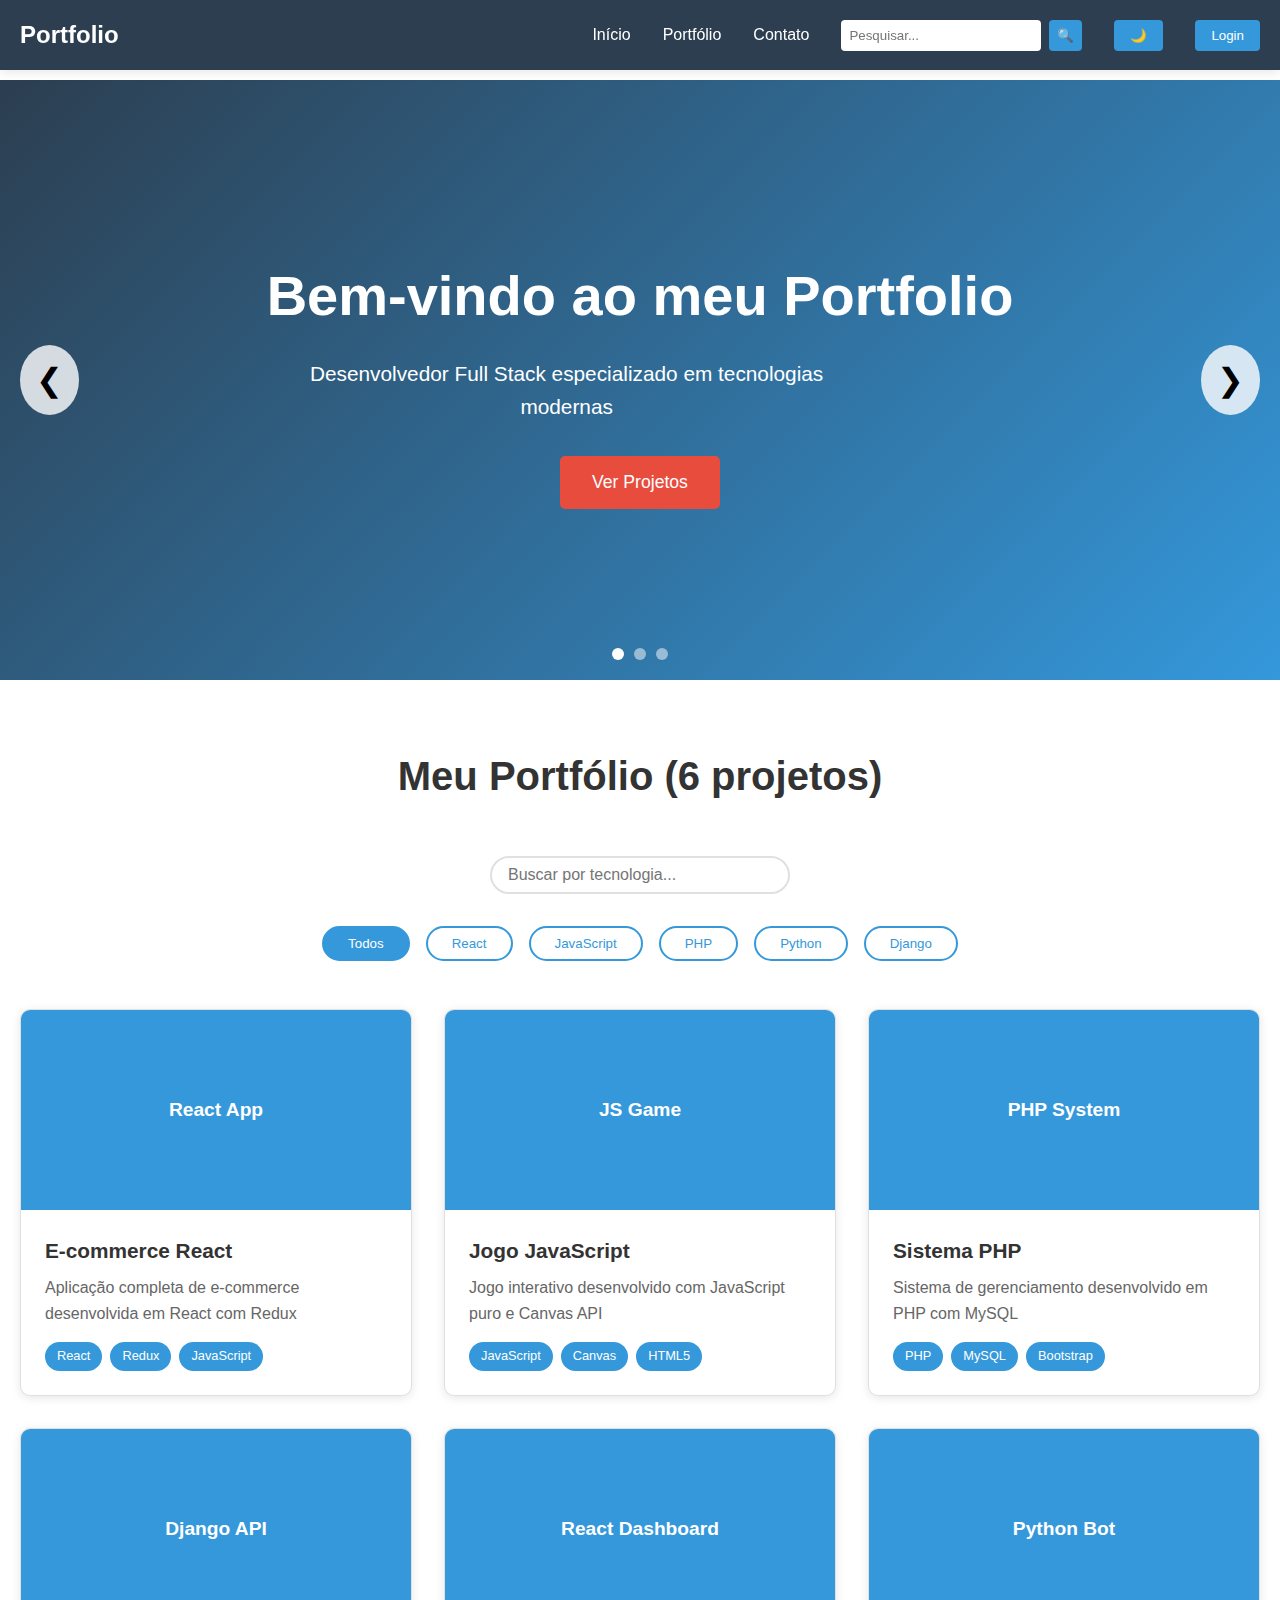
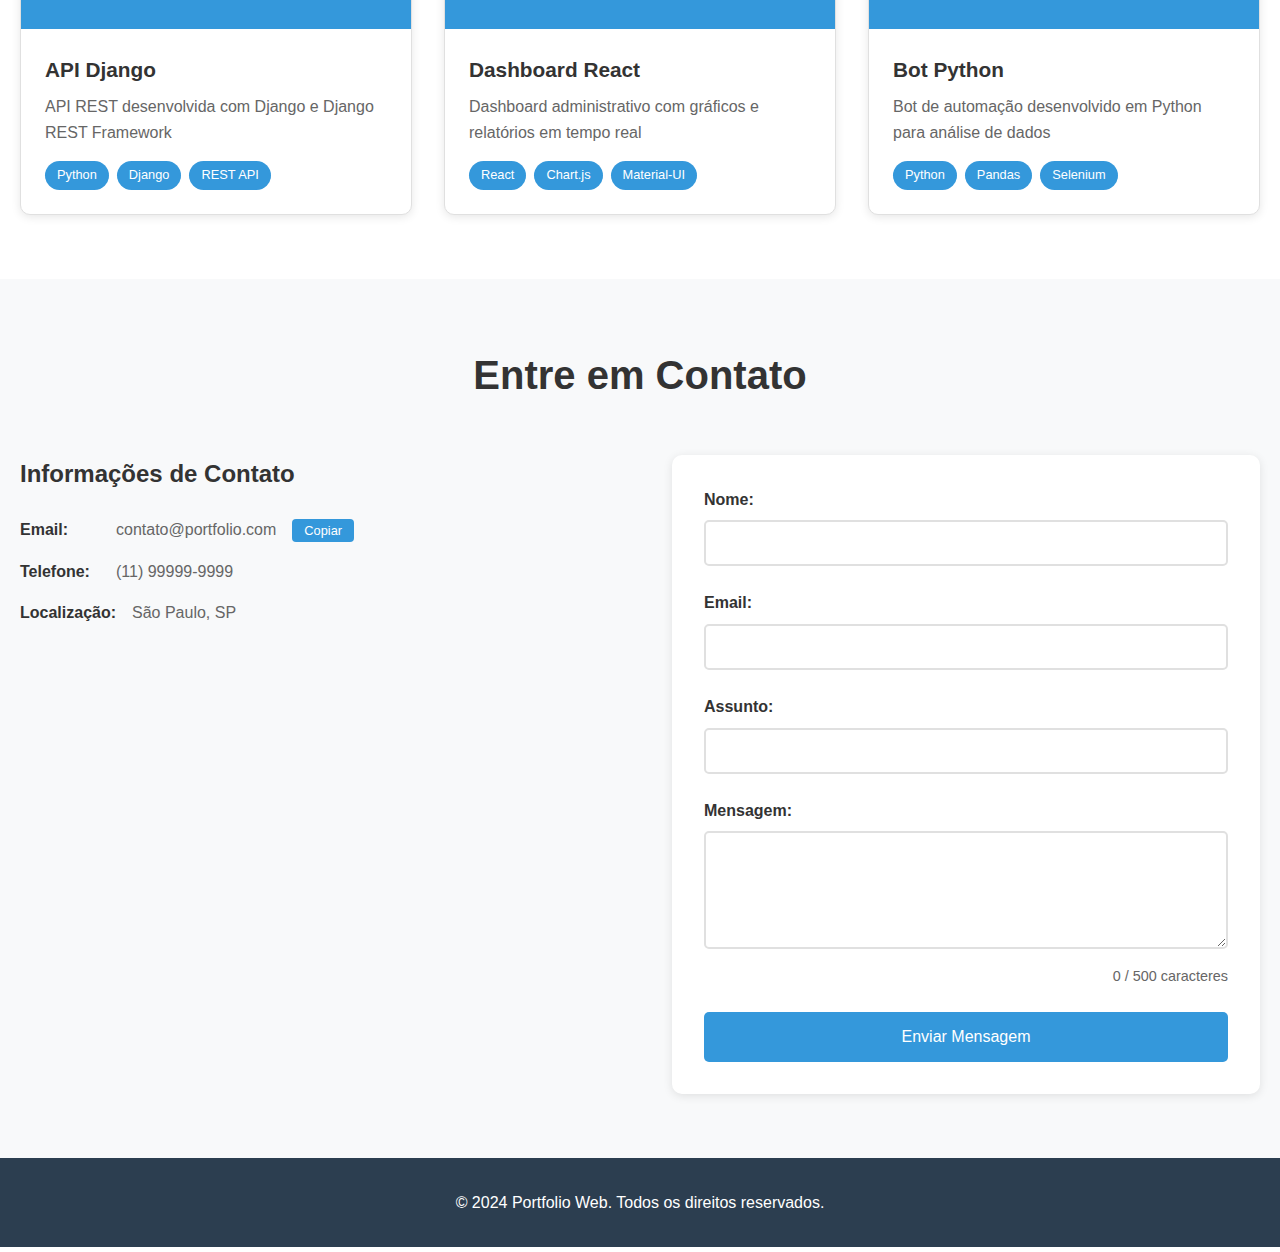
<file: index.html>
<!DOCTYPE html>
<html lang="pt-BR">
<head>
    <meta charset="UTF-8">
    <meta name="viewport" content="width=device-width, initial-scale=1.0">
    <title>Portfolio Web - ProInt</title>
    <link rel="stylesheet" href="css/styles.css">
    <link rel="stylesheet" href="css/responsive.css">
</head>
<body>
    <!-- Header com navegação -->
    <header>
        <nav class="navbar">
            <div class="nav-container">
                <div class="nav-logo">
                    <h2>Portfolio</h2>
                </div>
                
                <!-- Menu hamburger para mobile -->
                <div class="nav-toggle" id="mobile-menu">
                    <span class="bar"></span>
                    <span class="bar"></span>
                    <span class="bar"></span>
                </div>
                
                <ul class="nav-menu">
                    <li class="nav-item">
                        <a href="#home" class="nav-link">Início</a>
                    </li>
                    <li class="nav-item">
                        <a href="#portfolio" class="nav-link">Portfólio</a>
                    </li>
                    <li class="nav-item">
                        <a href="#contact" class="nav-link">Contato</a>
                    </li>
                    <li class="nav-item">
                        <div class="search-container">
                            <input type="text" id="search-input" placeholder="Pesquisar...">
                            <button id="search-btn">🔍</button>
                        </div>
                    </li>
                    <li class="nav-item">
                        <button id="theme-toggle" class="theme-btn">🌙</button>
                    </li>
                    <li class="nav-item">
                        <button id="login-btn" class="login-btn">Login</button>
                    </li>
                </ul>
            </div>
        </nav>
    </header>

    <main>
        <!-- Seção Home com Carousel -->
        <section id="home" class="hero">
            <div class="carousel-container">
                <div class="carousel">
                    <div class="carousel-slide active">
                        <div class="slide-content">
                            <h1>Bem-vindo ao meu Portfolio</h1>
                            <p>Desenvolvedor Full Stack especializado em tecnologias modernas</p>
                            <button class="cta-btn">Ver Projetos</button>
                        </div>
                    </div>
                    <div class="carousel-slide">
                        <div class="slide-content">
                            <h1>Projetos Inovadores</h1>
                            <p>Soluções criativas usando React, Node.js e muito mais</p>
                            <button class="cta-btn">Saiba Mais</button>
                        </div>
                    </div>
                    <div class="carousel-slide">
                        <div class="slide-content">
                            <h1>Experiência Comprovada</h1>
                            <p>Mais de 50 projetos entregues com qualidade e pontualidade</p>
                            <button class="cta-btn">Entre em Contato</button>
                        </div>
                    </div>
                </div>
                
                <!-- Controles do carousel -->
                <button class="carousel-btn prev-btn" id="prev-btn">❮</button>
                <button class="carousel-btn next-btn" id="next-btn">❯</button>
                
                <!-- Indicadores -->
                <div class="carousel-indicators">
                    <span class="indicator active" data-slide="0"></span>
                    <span class="indicator" data-slide="1"></span>
                    <span class="indicator" data-slide="2"></span>
                </div>
            </div>
        </section>

        <!-- Seção Portfolio com Filtros -->
        <section id="portfolio" class="portfolio">
            <div class="container">
                <h2>Meu Portfólio</h2>
                
                <!-- Filtros -->
                <div class="filter-buttons">
                    <button class="filter-btn active" data-filter="all">Todos</button>
                    <button class="filter-btn" data-filter="react">React</button>
                    <button class="filter-btn" data-filter="javascript">JavaScript</button>
                    <button class="filter-btn" data-filter="php">PHP</button>
                    <button class="filter-btn" data-filter="python">Python</button>
                    <button class="filter-btn" data-filter="django">Django</button>
                </div>
                
                <!-- Grid de projetos -->
                <div class="projects-grid">
                    <div class="project-card" data-category="react javascript">
                        <div class="project-image">
                            <div class="placeholder-img">React App</div>
                        </div>
                        <div class="project-info">
                            <h3>E-commerce React</h3>
                            <p>Aplicação completa de e-commerce desenvolvida em React com Redux</p>
                            <div class="project-tags">
                                <span class="tag">React</span>
                                <span class="tag">Redux</span>
                                <span class="tag">JavaScript</span>
                            </div>
                        </div>
                    </div>
                    
                    <div class="project-card" data-category="javascript">
                        <div class="project-image">
                            <div class="placeholder-img">JS Game</div>
                        </div>
                        <div class="project-info">
                            <h3>Jogo JavaScript</h3>
                            <p>Jogo interativo desenvolvido com JavaScript puro e Canvas API</p>
                            <div class="project-tags">
                                <span class="tag">JavaScript</span>
                                <span class="tag">Canvas</span>
                                <span class="tag">HTML5</span>
                            </div>
                        </div>
                    </div>
                    
                    <div class="project-card" data-category="php">
                        <div class="project-image">
                            <div class="placeholder-img">PHP System</div>
                        </div>
                        <div class="project-info">
                            <h3>Sistema PHP</h3>
                            <p>Sistema de gerenciamento desenvolvido em PHP com MySQL</p>
                            <div class="project-tags">
                                <span class="tag">PHP</span>
                                <span class="tag">MySQL</span>
                                <span class="tag">Bootstrap</span>
                            </div>
                        </div>
                    </div>
                    
                    <div class="project-card" data-category="python django">
                        <div class="project-image">
                            <div class="placeholder-img">Django API</div>
                        </div>
                        <div class="project-info">
                            <h3>API Django</h3>
                            <p>API REST desenvolvida com Django e Django REST Framework</p>
                            <div class="project-tags">
                                <span class="tag">Python</span>
                                <span class="tag">Django</span>
                                <span class="tag">REST API</span>
                            </div>
                        </div>
                    </div>
                    
                    <div class="project-card" data-category="react javascript">
                        <div class="project-image">
                            <div class="placeholder-img">React Dashboard</div>
                        </div>
                        <div class="project-info">
                            <h3>Dashboard React</h3>
                            <p>Dashboard administrativo com gráficos e relatórios em tempo real</p>
                            <div class="project-tags">
                                <span class="tag">React</span>
                                <span class="tag">Chart.js</span>
                                <span class="tag">Material-UI</span>
                            </div>
                        </div>
                    </div>
                    
                    <div class="project-card" data-category="python">
                        <div class="project-image">
                            <div class="placeholder-img">Python Bot</div>
                        </div>
                        <div class="project-info">
                            <h3>Bot Python</h3>
                            <p>Bot de automação desenvolvido em Python para análise de dados</p>
                            <div class="project-tags">
                                <span class="tag">Python</span>
                                <span class="tag">Pandas</span>
                                <span class="tag">Selenium</span>
                            </div>
                        </div>
                    </div>
                </div>
            </div>
        </section>

        <!-- Seção Contato -->
        <section id="contact" class="contact">
            <div class="container">
                <h2>Entre em Contato</h2>
                <div class="contact-content">
                    <div class="contact-info">
                        <h3>Informações de Contato</h3>
                        <div class="contact-item">
                            <span class="contact-label">Email:</span>
                            <span class="contact-value" id="email-text">contato@portfolio.com</span>
                            <button class="copy-btn" data-copy="contato@portfolio.com">Copiar</button>
                        </div>
                        <div class="contact-item">
                            <span class="contact-label">Telefone:</span>
                            <span class="contact-value">(11) 99999-9999</span>
                        </div>
                        <div class="contact-item">
                            <span class="contact-label">Localização:</span>
                            <span class="contact-value">São Paulo, SP</span>
                        </div>
                    </div>
                    
                    <form class="contact-form" id="contact-form">
                        <div class="form-group">
                            <label for="name">Nome:</label>
                            <input type="text" id="name" name="name" required>
                            <span class="error-message" id="name-error"></span>
                        </div>
                        
                        <div class="form-group">
                            <label for="email">Email:</label>
                            <input type="email" id="email" name="email" required>
                            <span class="error-message" id="email-error"></span>
                        </div>
                        
                        <div class="form-group">
                            <label for="subject">Assunto:</label>
                            <input type="text" id="subject" name="subject" required>
                            <span class="error-message" id="subject-error"></span>
                        </div>
                        
                        <div class="form-group">
                            <label for="message">Mensagem:</label>
                            <textarea id="message" name="message" rows="5" required></textarea>
                            <div class="char-counter">
                                <span id="char-count">0</span> / 500 caracteres
                            </div>
                            <span class="error-message" id="message-error"></span>
                        </div>
                        
                        <button type="submit" class="submit-btn">Enviar Mensagem</button>
                    </form>
                </div>
            </div>
        </section>
    </main>

    <!-- Footer -->
    <footer>
        <div class="container">
            <p>&copy; 2024 Portfolio Web. Todos os direitos reservados.</p>
        </div>
    </footer>

    <!-- Modal de Login -->
    <div id="login-modal" class="modal">
        <div class="modal-content">
            <span class="close">&times;</span>
            <h2>Login</h2>
            <form id="login-form">
                <div class="form-group">
                    <label for="username">Usuário:</label>
                    <input type="text" id="username" name="username" required>
                    <span class="error-message" id="username-error"></span>
                </div>
                
                <div class="form-group">
                    <label for="password">Senha:</label>
                    <input type="password" id="password" name="password" required>
                    <span class="error-message" id="password-error"></span>
                </div>
                
                <button type="submit" class="submit-btn">Entrar</button>
            </form>
        </div>
    </div>

    <!-- Botão Voltar ao Topo -->
    <button id="back-to-top" class="back-to-top">
        ↑
    </button>

    <!-- Toast Container -->
    <div id="toast-container" class="toast-container"></div>

    <!-- Scripts -->
    <script src="js/script.js"></script>
    <script src="js/carousel.js"></script>
    <script src="js/filter.js"></script>
    <script src="js/search.js"></script>
    <script src="js/login.js"></script>
    <script src="js/contact.js"></script>
    <script src="js/ui-enhancements.js"></script>
</body>
</html>
</file>
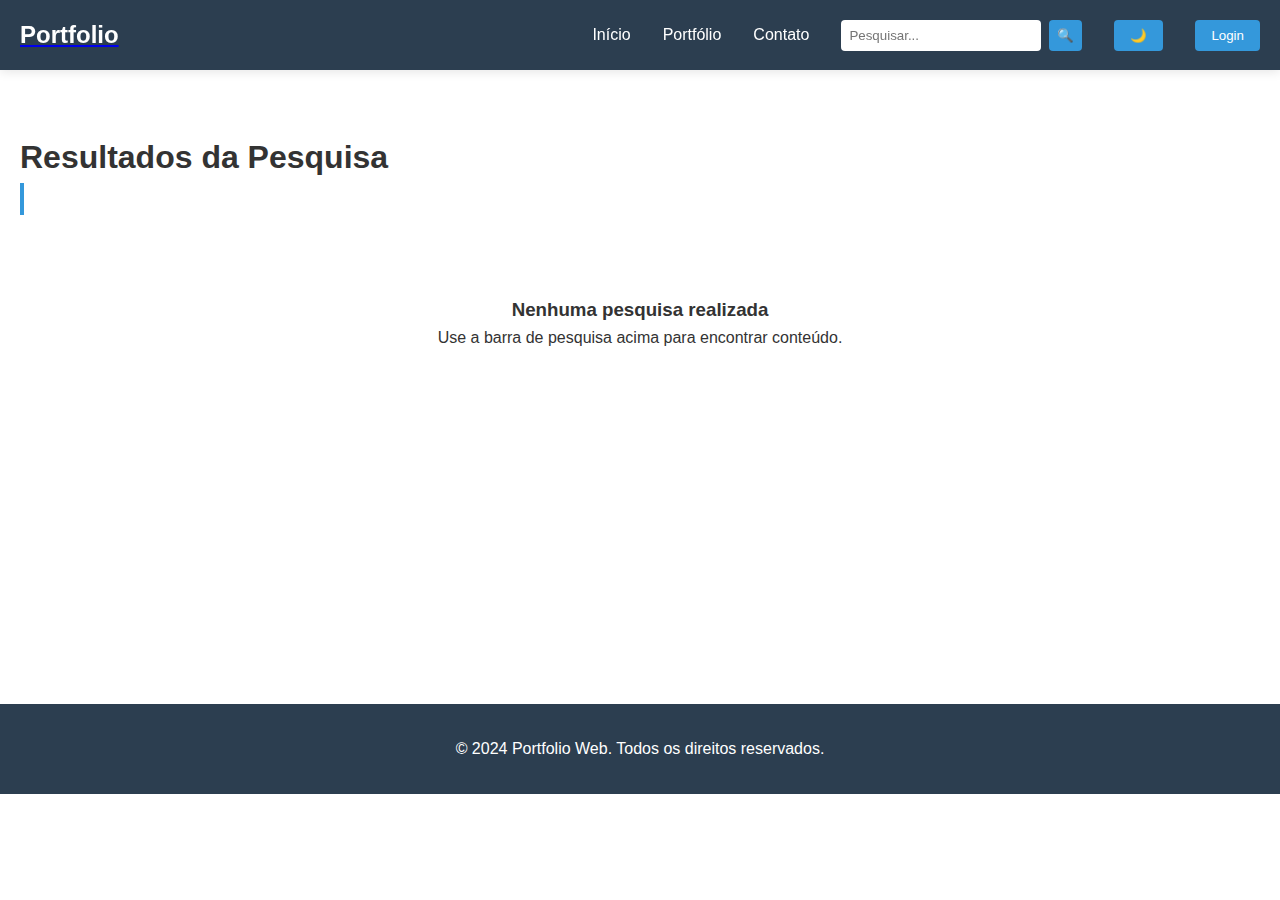
<file: pages/search.html>
<!DOCTYPE html>
<html lang="pt-BR">
<head>
    <meta charset="UTF-8">
    <meta name="viewport" content="width=device-width, initial-scale=1.0">
    <title>Resultados da Pesquisa - Portfolio Web</title>
    <link rel="stylesheet" href="../css/styles.css">
    <link rel="stylesheet" href="../css/responsive.css">
</head>
<body>
    <!-- Header com navegação -->
    <header>
        <nav class="navbar">
            <div class="nav-container">
                <div class="nav-logo">
                    <a href="../index.html"><h2>Portfolio</h2></a>
                </div>
                
                <ul class="nav-menu">
                    <li class="nav-item">
                        <a href="../index.html#home" class="nav-link">Início</a>
                    </li>
                    <li class="nav-item">
                        <a href="../index.html#portfolio" class="nav-link">Portfólio</a>
                    </li>
                    <li class="nav-item">
                        <a href="../index.html#contact" class="nav-link">Contato</a>
                    </li>
                    <li class="nav-item">
                        <div class="search-container">
                            <input type="text" id="search-input" placeholder="Pesquisar...">
                            <button id="search-btn">🔍</button>
                        </div>
                    </li>
                    <li class="nav-item">
                        <button id="theme-toggle" class="theme-btn">🌙</button>
                    </li>
                    <li class="nav-item">
                        <button id="login-btn" class="login-btn">Login</button>
                    </li>
                </ul>
            </div>
        </nav>
    </header>

    <main style="margin-top: 100px; padding: 2rem 0;">
        <div class="container">
            <section class="search-results-section">
                <h1>Resultados da Pesquisa</h1>
                <div id="search-query-display" class="search-query">
                    <!-- Query será inserida aqui via JavaScript -->
                </div>
                
                <div id="search-results-content" class="search-results-content">
                    <div class="loading-search">
                        <p>Buscando...</p>
                    </div>
                </div>
            </section>
        </div>
    </main>

    <!-- Footer -->
    <footer>
        <div class="container">
            <p>&copy; 2024 Portfolio Web. Todos os direitos reservados.</p>
        </div>
    </footer>

    <!-- Scripts -->
    <script src="../js/script.js"></script>
    <script src="../js/search.js"></script>
    <script src="../js/ui-enhancements.js"></script>
    
    <script>
        // Script específico para página de resultados
        document.addEventListener('DOMContentLoaded', function() {
            const urlParams = new URLSearchParams(window.location.search);
            const query = urlParams.get('q');
            
            if (query) {
                document.getElementById('search-input').value = query;
                document.getElementById('search-query-display').innerHTML = `
                    <p>Resultados para: <strong>"${query}"</strong></p>
                `;
                
                // Simular busca na página de resultados
                setTimeout(() => {
                    performSearchOnResultsPage(query);
                }, 500);
            } else {
                document.getElementById('search-results-content').innerHTML = `
                    <div class="no-query">
                        <h3>Nenhuma pesquisa realizada</h3>
                        <p>Use a barra de pesquisa acima para encontrar conteúdo.</p>
                    </div>
                `;
            }
        });
        
        function performSearchOnResultsPage(query) {
            // Simular resultados de busca
            const mockResults = [
                {
                    title: "Página Inicial - Portfolio",
                    url: "../index.html#home",
                    snippet: "Bem-vindo ao meu Portfolio. Desenvolvedor Full Stack especializado em tecnologias modernas como React, JavaScript, Python e Django."
                },
                {
                    title: "Projetos em React",
                    url: "../index.html#portfolio",
                    snippet: "E-commerce React - Aplicação completa de e-commerce desenvolvida em React com Redux. Dashboard React com gráficos em tempo real."
                },
                {
                    title: "Contato",
                    url: "../index.html#contact",
                    snippet: "Entre em contato conosco. Email: contato@portfolio.com. Formulário de contato disponível."
                }
            ];
            
            const filteredResults = mockResults.filter(result => 
                result.title.toLowerCase().includes(query.toLowerCase()) ||
                result.snippet.toLowerCase().includes(query.toLowerCase())
            );
            
            const resultsHTML = filteredResults.length > 0 ? `
                <div class="search-results-list">
                    ${filteredResults.map(result => `
                        <div class="search-result-item">
                            <h3><a href="${result.url}">${result.title}</a></h3>
                            <p class="result-snippet">${highlightQuery(result.snippet, query)}</p>
                            <small class="result-url">${result.url}</small>
                        </div>
                    `).join('')}
                </div>
                <div class="search-stats">
                    <p>${filteredResults.length} resultado(s) encontrado(s) em 0.${Math.floor(Math.random() * 9) + 1} segundos</p>
                </div>
            ` : `
                <div class="no-results">
                    <h3>Nenhum resultado encontrado</h3>
                    <p>Não foram encontrados resultados para "${query}"</p>
                    <p>Sugestões:</p>
                    <ul>
                        <li>Verifique a ortografia das palavras</li>
                        <li>Tente palavras-chave diferentes</li>
                        <li>Use termos mais gerais</li>
                    </ul>
                </div>
            `;
            
            document.getElementById('search-results-content').innerHTML = resultsHTML;
        }
        
        function highlightQuery(text, query) {
            const regex = new RegExp(`(${query})`, 'gi');
            return text.replace(regex, '<mark>$1</mark>');
        }
    </script>
    
    <style>
        .search-results-section {
            min-height: 60vh;
        }
        
        .search-query {
            margin-bottom: 2rem;
            padding: 1rem;
            background: var(--background-color);
            border-left: 4px solid var(--secondary-color);
        }
        
        .search-results-list {
            margin-bottom: 2rem;
        }
        
        .search-result-item {
            padding: 1.5rem;
            margin-bottom: 1rem;
            background: var(--background-color);
            border: 1px solid var(--border-color);
            border-radius: 8px;
            box-shadow: var(--shadow);
        }
        
        .search-result-item h3 {
            margin-bottom: 0.5rem;
        }
        
        .search-result-item h3 a {
            color: var(--secondary-color);
            text-decoration: none;
        }
        
        .search-result-item h3 a:hover {
            text-decoration: underline;
        }
        
        .result-snippet {
            color: var(--text-light);
            margin-bottom: 0.5rem;
            line-height: 1.5;
        }
        
        .result-snippet mark {
            background: #fff3cd;
            padding: 0.1rem 0.2rem;
            border-radius: 2px;
        }
        
        .result-url {
            color: var(--secondary-color);
            font-size: 0.9rem;
        }
        
        .search-stats {
            text-align: center;
            color: var(--text-light);
            font-size: 0.9rem;
        }
        
        .no-results, .no-query {
            text-align: center;
            padding: 3rem 1rem;
        }
        
        .no-results ul {
            text-align: left;
            max-width: 300px;
            margin: 1rem auto;
        }
        
        .loading-search {
            text-align: center;
            padding: 3rem 1rem;
        }
    </style>
</body>
</html>
</file>
<file: css/styles.css>
/* Variáveis CSS para temas */
:root {
    --primary-color: #2c3e50;
    --secondary-color: #3498db;
    --accent-color: #e74c3c;
    --background-color: #ffffff;
    --text-color: #333333;
    --text-light: #666666;
    --border-color: #e0e0e0;
    --shadow: 0 2px 10px rgba(0, 0, 0, 0.1);
    --transition: all 0.3s ease;
}

/* Tema escuro */
.dark-theme {
    --primary-color: #34495e;
    --secondary-color: #3498db;
    --accent-color: #e74c3c;
    --background-color: #1a1a1a;
    --text-color: #ffffff;
    --text-light: #cccccc;
    --border-color: #444444;
    --shadow: 0 2px 10px rgba(0, 0, 0, 0.3);
}

/* Reset e configurações básicas */
* {
    margin: 0;
    padding: 0;
    box-sizing: border-box;
}

body {
    font-family: 'Arial', sans-serif;
    line-height: 1.6;
    color: var(--text-color);
    background-color: var(--background-color);
    transition: var(--transition);
}

.container {
    max-width: 1200px;
    margin: 0 auto;
    padding: 0 20px;
}

/* Header e Navegação */
.navbar {
    background-color: var(--primary-color);
    padding: 1rem 0;
    position: fixed;
    top: 0;
    width: 100%;
    z-index: 1000;
    box-shadow: var(--shadow);
}

.nav-container {
    max-width: 1200px;
    margin: 0 auto;
    padding: 0 20px;
    display: flex;
    justify-content: space-between;
    align-items: center;
}

.nav-logo h2 {
    color: white;
    font-size: 1.5rem;
}

.nav-menu {
    display: flex;
    list-style: none;
    align-items: center;
    gap: 2rem;
}

.nav-link {
    color: white;
    text-decoration: none;
    transition: var(--transition);
}

.nav-link:hover {
    color: var(--secondary-color);
}

/* Pesquisa */
.search-container {
    display: flex;
    align-items: center;
    gap: 0.5rem;
}

#search-input {
    padding: 0.5rem;
    border: none;
    border-radius: 4px;
    width: 200px;
}

#search-btn {
    background: var(--secondary-color);
    color: white;
    border: none;
    padding: 0.5rem;
    border-radius: 4px;
    cursor: pointer;
    transition: var(--transition);
}

#search-btn:hover {
    background: #2980b9;
}

/* Botões do header */
.theme-btn, .login-btn {
    background: var(--secondary-color);
    color: white;
    border: none;
    padding: 0.5rem 1rem;
    border-radius: 4px;
    cursor: pointer;
    transition: var(--transition);
}

.theme-btn:hover, .login-btn:hover {
    background: #2980b9;
}

/* Menu hamburger (mobile) */
.nav-toggle {
    display: none;
    flex-direction: column;
    cursor: pointer;
}

.bar {
    width: 25px;
    height: 3px;
    background-color: white;
    margin: 3px 0;
    transition: var(--transition);
}

/* Hero Section com Carousel */
.hero {
    margin-top: 80px;
    height: 600px;
    position: relative;
    overflow: hidden;
}

.carousel-container {
    position: relative;
    width: 100%;
    height: 100%;
}

.carousel {
    display: flex;
    width: 100%;
    height: 100%;
    transition: transform 0.5s ease;
}

.carousel-slide {
    min-width: 100%;
    height: 100%;
    display: flex;
    align-items: center;
    justify-content: center;
    background: linear-gradient(135deg, var(--primary-color), var(--secondary-color));
    color: white;
    text-align: center;
    opacity: 0;
    transition: opacity 0.5s ease;
}

.carousel-slide.active {
    opacity: 1;
}

.slide-content h1 {
    font-size: 3rem;
    margin-bottom: 1rem;
}

.slide-content p {
    font-size: 1.2rem;
    margin-bottom: 2rem;
    max-width: 600px;
}

.cta-btn {
    background: var(--accent-color);
    color: white;
    border: none;
    padding: 1rem 2rem;
    font-size: 1.1rem;
    border-radius: 5px;
    cursor: pointer;
    transition: var(--transition);
}

.cta-btn:hover {
    background: #c0392b;
    transform: translateY(-2px);
}

/* Controles do Carousel */
.carousel-btn {
    position: absolute;
    top: 50%;
    transform: translateY(-50%);
    background: rgba(255, 255, 255, 0.8);
    border: none;
    font-size: 2rem;
    padding: 1rem;
    cursor: pointer;
    border-radius: 50%;
    transition: var(--transition);
    z-index: 10;
}

.carousel-btn:hover {
    background: rgba(255, 255, 255, 1);
}

.prev-btn {
    left: 20px;
}

.next-btn {
    right: 20px;
}

/* Indicadores do Carousel */
.carousel-indicators {
    position: absolute;
    bottom: 20px;
    left: 50%;
    transform: translateX(-50%);
    display: flex;
    gap: 10px;
}

.indicator {
    width: 12px;
    height: 12px;
    border-radius: 50%;
    background: rgba(255, 255, 255, 0.5);
    cursor: pointer;
    transition: var(--transition);
}

.indicator.active {
    background: white;
}

/* Portfolio Section */
.portfolio {
    padding: 4rem 0;
    background-color: var(--background-color);
}

.portfolio h2 {
    text-align: center;
    font-size: 2.5rem;
    margin-bottom: 3rem;
    color: var(--text-color);
}

/* Filtros */
.filter-buttons {
    display: flex;
    justify-content: center;
    gap: 1rem;
    margin-bottom: 3rem;
    flex-wrap: wrap;
}

.filter-btn {
    background: transparent;
    border: 2px solid var(--secondary-color);
    color: var(--secondary-color);
    padding: 0.5rem 1.5rem;
    border-radius: 25px;
    cursor: pointer;
    transition: var(--transition);
}

.filter-btn:hover,
.filter-btn.active {
    background: var(--secondary-color);
    color: white;
}

/* Grid de Projetos */
.projects-grid {
    display: grid;
    grid-template-columns: repeat(auto-fit, minmax(350px, 1fr));
    gap: 2rem;
}

.project-card {
    background: var(--background-color);
    border-radius: 10px;
    overflow: hidden;
    box-shadow: var(--shadow);
    transition: var(--transition);
    border: 1px solid var(--border-color);
}

.project-card:hover {
    transform: translateY(-5px);
    box-shadow: 0 5px 20px rgba(0, 0, 0, 0.15);
}

.project-image {
    height: 200px;
    background: var(--secondary-color);
    display: flex;
    align-items: center;
    justify-content: center;
}

.placeholder-img {
    color: white;
    font-size: 1.2rem;
    font-weight: bold;
}

.project-info {
    padding: 1.5rem;
}

.project-info h3 {
    font-size: 1.3rem;
    margin-bottom: 0.5rem;
    color: var(--text-color);
}

.project-info p {
    color: var(--text-light);
    margin-bottom: 1rem;
}

.project-tags {
    display: flex;
    gap: 0.5rem;
    flex-wrap: wrap;
}

.tag {
    background: var(--secondary-color);
    color: white;
    padding: 0.25rem 0.75rem;
    border-radius: 15px;
    font-size: 0.8rem;
}

/* Contact Section */
.contact {
    padding: 4rem 0;
    background: #f8f9fa;
}

.dark-theme .contact {
    background: #2c2c2c;
}

.contact h2 {
    text-align: center;
    font-size: 2.5rem;
    margin-bottom: 3rem;
    color: var(--text-color);
}

.contact-content {
    display: grid;
    grid-template-columns: 1fr 1fr;
    gap: 3rem;
    align-items: start;
}

.contact-info h3 {
    font-size: 1.5rem;
    margin-bottom: 1.5rem;
    color: var(--text-color);
}

.contact-item {
    display: flex;
    align-items: center;
    gap: 1rem;
    margin-bottom: 1rem;
}

.contact-label {
    font-weight: bold;
    color: var(--text-color);
    min-width: 80px;
}

.contact-value {
    color: var(--text-light);
}

.copy-btn {
    background: var(--secondary-color);
    color: white;
    border: none;
    padding: 0.25rem 0.75rem;
    border-radius: 4px;
    cursor: pointer;
    font-size: 0.8rem;
    transition: var(--transition);
}

.copy-btn:hover {
    background: #2980b9;
}

.copy-btn:disabled {
    background: #95a5a6;
    cursor: not-allowed;
}

/* Formulário */
.contact-form {
    background: var(--background-color);
    padding: 2rem;
    border-radius: 10px;
    box-shadow: var(--shadow);
}

.form-group {
    margin-bottom: 1.5rem;
}

.form-group label {
    display: block;
    margin-bottom: 0.5rem;
    font-weight: bold;
    color: var(--text-color);
}

.form-group input,
.form-group textarea {
    width: 100%;
    padding: 0.75rem;
    border: 2px solid var(--border-color);
    border-radius: 5px;
    font-size: 1rem;
    background: var(--background-color);
    color: var(--text-color);
    transition: var(--transition);
}

.form-group input:focus,
.form-group textarea:focus {
    outline: none;
    border-color: var(--secondary-color);
}

.char-counter {
    text-align: right;
    font-size: 0.9rem;
    color: var(--text-light);
    margin-top: 0.5rem;
}

.char-counter.over-limit {
    color: var(--accent-color);
}

.error-message {
    color: var(--accent-color);
    font-size: 0.9rem;
    margin-top: 0.25rem;
    display: block;
}

.submit-btn {
    background: var(--secondary-color);
    color: white;
    border: none;
    padding: 1rem 2rem;
    border-radius: 5px;
    cursor: pointer;
    font-size: 1rem;
    transition: var(--transition);
    width: 100%;
}

.submit-btn:hover {
    background: #2980b9;
}

/* Footer */
footer {
    background: var(--primary-color);
    color: white;
    text-align: center;
    padding: 2rem 0;
}

/* Modal de Login */
.modal {
    display: none;
    position: fixed;
    z-index: 2000;
    left: 0;
    top: 0;
    width: 100%;
    height: 100%;
    background-color: rgba(0, 0, 0, 0.5);
}

.modal-content {
    background-color: var(--background-color);
    margin: 10% auto;
    padding: 2rem;
    border-radius: 10px;
    width: 90%;
    max-width: 400px;
    position: relative;
    box-shadow: var(--shadow);
}

.close {
    color: var(--text-light);
    float: right;
    font-size: 28px;
    font-weight: bold;
    cursor: pointer;
    position: absolute;
    right: 1rem;
    top: 1rem;
}

.close:hover {
    color: var(--text-color);
}

.modal h2 {
    text-align: center;
    margin-bottom: 1.5rem;
    color: var(--text-color);
}

/* Botão Voltar ao Topo */
.back-to-top {
    position: fixed;
    bottom: 20px;
    right: 20px;
    background: var(--secondary-color);
    color: white;
    border: none;
    width: 50px;
    height: 50px;
    border-radius: 50%;
    font-size: 1.5rem;
    cursor: pointer;
    opacity: 0;
    visibility: hidden;
    transition: var(--transition);
    z-index: 1000;
}

.back-to-top.visible {
    opacity: 1;
    visibility: visible;
}

.back-to-top:hover {
    background: #2980b9;
    transform: translateY(-2px);
}

/* Toast Notifications */
.toast-container {
    position: fixed;
    top: 100px;
    right: 20px;
    z-index: 2000;
}

.toast {
    background: var(--secondary-color);
    color: white;
    padding: 1rem 1.5rem;
    border-radius: 5px;
    margin-bottom: 10px;
    box-shadow: var(--shadow);
    transform: translateX(100%);
    transition: transform 0.3s ease;
}

.toast.show {
    transform: translateX(0);
}

.toast.success {
    background: #27ae60;
}

.toast.error {
    background: var(--accent-color);
}

.toast.warning {
    background: #f39c12;
}

/* Animações */
@keyframes fadeIn {
    from { opacity: 0; transform: translateY(20px); }
    to { opacity: 1; transform: translateY(0); }
}

@keyframes slideIn {
    from { transform: translateX(-100%); }
    to { transform: translateX(0); }
}

.fade-in {
    animation: fadeIn 0.6s ease;
}

.slide-in {
    animation: slideIn 0.6s ease;
}

/* Estados de filtro */
.project-card.hidden {
    display: none;
}

.project-card.visible {
    display: block;
    animation: fadeIn 0.5s ease;
}

/* Smooth scroll */
html {
    scroll-behavior: smooth;
}
</file>
<file: css/responsive.css>
/* Responsive Design - Mobile First */

/* Tablets e telas médias (768px e abaixo) */
@media screen and (max-width: 768px) {
    /* Navegação Mobile */
    .nav-menu {
        position: fixed;
        left: -100%;
        top: 70px;
        flex-direction: column;
        background-color: var(--primary-color);
        width: 100%;
        text-align: center;
        transition: 0.3s;
        box-shadow: 0 10px 27px rgba(0, 0, 0, 0.05);
        padding: 2rem 0;
        gap: 1rem;
    }

    .nav-menu.active {
        left: 0;
    }

    .nav-toggle {
        display: flex;
    }

    .nav-toggle.active .bar:nth-child(2) {
        opacity: 0;
    }

    .nav-toggle.active .bar:nth-child(1) {
        transform: translateY(8px) rotate(45deg);
    }

    .nav-toggle.active .bar:nth-child(3) {
        transform: translateY(-8px) rotate(-45deg);
    }

    /* Pesquisa mobile */
    .search-container {
        width: 100%;
        justify-content: center;
    }

    #search-input {
        width: 250px;
    }

    /* Hero section mobile */
    .slide-content h1 {
        font-size: 2rem;
    }

    .slide-content p {
        font-size: 1rem;
        padding: 0 1rem;
    }

    .carousel-btn {
        font-size: 1.5rem;
        padding: 0.5rem;
    }

    .prev-btn {
        left: 10px;
    }

    .next-btn {
        right: 10px;
    }

    /* Portfolio mobile */
    .filter-buttons {
        gap: 0.5rem;
        padding: 0 1rem;
    }

    .filter-btn {
        padding: 0.4rem 1rem;
        font-size: 0.9rem;
    }

    .projects-grid {
        grid-template-columns: 1fr;
        gap: 1.5rem;
    }

    /* Contact mobile */
    .contact-content {
        grid-template-columns: 1fr;
        gap: 2rem;
    }

    .contact-item {
        flex-direction: column;
        align-items: flex-start;
        gap: 0.5rem;
    }

    /* Modal mobile */
    .modal-content {
        margin: 20% auto;
        width: 95%;
        padding: 1.5rem;
    }

    /* Toast mobile */
    .toast-container {
        right: 10px;
        left: 10px;
    }

    .toast {
        margin-bottom: 5px;
    }
}

/* Smartphones (480px e abaixo) */
@media screen and (max-width: 480px) {
    .container {
        padding: 0 15px;
    }

    /* Header mobile pequeno */
    .nav-container {
        padding: 0 15px;
    }

    .nav-logo h2 {
        font-size: 1.3rem;
    }

    /* Hero muito pequeno */
    .hero {
        height: 500px;
    }

    .slide-content h1 {
        font-size: 1.8rem;
    }

    .slide-content p {
        font-size: 0.9rem;
    }

    .cta-btn {
        padding: 0.8rem 1.5rem;
        font-size: 1rem;
    }

    /* Portfolio muito pequeno */
    .portfolio h2,
    .contact h2 {
        font-size: 2rem;
    }

    .filter-buttons {
        gap: 0.3rem;
    }

    .filter-btn {
        padding: 0.3rem 0.8rem;
        font-size: 0.8rem;
    }

    .projects-grid {
        gap: 1rem;
    }

    .project-card {
        margin: 0 10px;
    }

    /* Formulário muito pequeno */
    .contact-form {
        padding: 1.5rem;
    }

    .form-group input,
    .form-group textarea {
        padding: 0.6rem;
    }

    .submit-btn {
        padding: 0.8rem 1.5rem;
    }

    /* Modal muito pequeno */
    .modal-content {
        margin: 30% auto;
        padding: 1rem;
    }

    /* Botão voltar ao topo menor */
    .back-to-top {
        width: 45px;
        height: 45px;
        font-size: 1.3rem;
        bottom: 15px;
        right: 15px;
    }
}

/* Telas grandes (1200px e acima) */
@media screen and (min-width: 1200px) {
    .container {
        max-width: 1400px;
    }

    .nav-container {
        max-width: 1400px;
    }

    .slide-content h1 {
        font-size: 3.5rem;
    }

    .slide-content p {
        font-size: 1.3rem;
    }

    .projects-grid {
        grid-template-columns: repeat(3, 1fr);
    }

    .contact-content {
        gap: 4rem;
    }
}

/* Telas extra grandes (1600px e acima) */
@media screen and (min-width: 1600px) {
    .container {
        max-width: 1600px;
    }

    .nav-container {
        max-width: 1600px;
    }

    .projects-grid {
        grid-template-columns: repeat(4, 1fr);
    }
}

/* Orientação landscape em dispositivos móveis */
@media screen and (max-height: 500px) and (orientation: landscape) {
    .hero {
        height: 400px;
    }

    .slide-content h1 {
        font-size: 2rem;
    }

    .slide-content p {
        font-size: 1rem;
    }

    .carousel-btn {
        font-size: 1.3rem;
        padding: 0.4rem;
    }
}

/* Ajustes para impressão */
@media print {
    .navbar,
    .carousel-btn,
    .carousel-indicators,
    .filter-buttons,
    .back-to-top,
    .toast-container,
    .modal {
        display: none !important;
    }

    .hero {
        margin-top: 0;
        height: auto;
        padding: 2rem 0;
    }

    .carousel-slide {
        position: static;
        opacity: 1;
    }

    body {
        font-size: 12pt;
        line-height: 1.4;
    }

    .container {
        max-width: none;
        padding: 0;
    }
}

/* Acessibilidade - Redução de movimento */
@media (prefers-reduced-motion: reduce) {
    * {
        animation-duration: 0.01ms !important;
        animation-iteration-count: 1 !important;
        transition-duration: 0.01ms !important;
    }

    .carousel-slide {
        transition: none;
    }

    html {
        scroll-behavior: auto;
    }
}

/* Alto contraste */
@media (prefers-contrast: high) {
    :root {
        --shadow: 0 2px 10px rgba(0, 0, 0, 0.5);
        --border-color: #000000;
    }

    .dark-theme {
        --shadow: 0 2px 10px rgba(255, 255, 255, 0.3);
        --border-color: #ffffff;
    }

    .project-card,
    .contact-form,
    .modal-content {
        border: 2px solid var(--border-color);
    }
}
</file>
